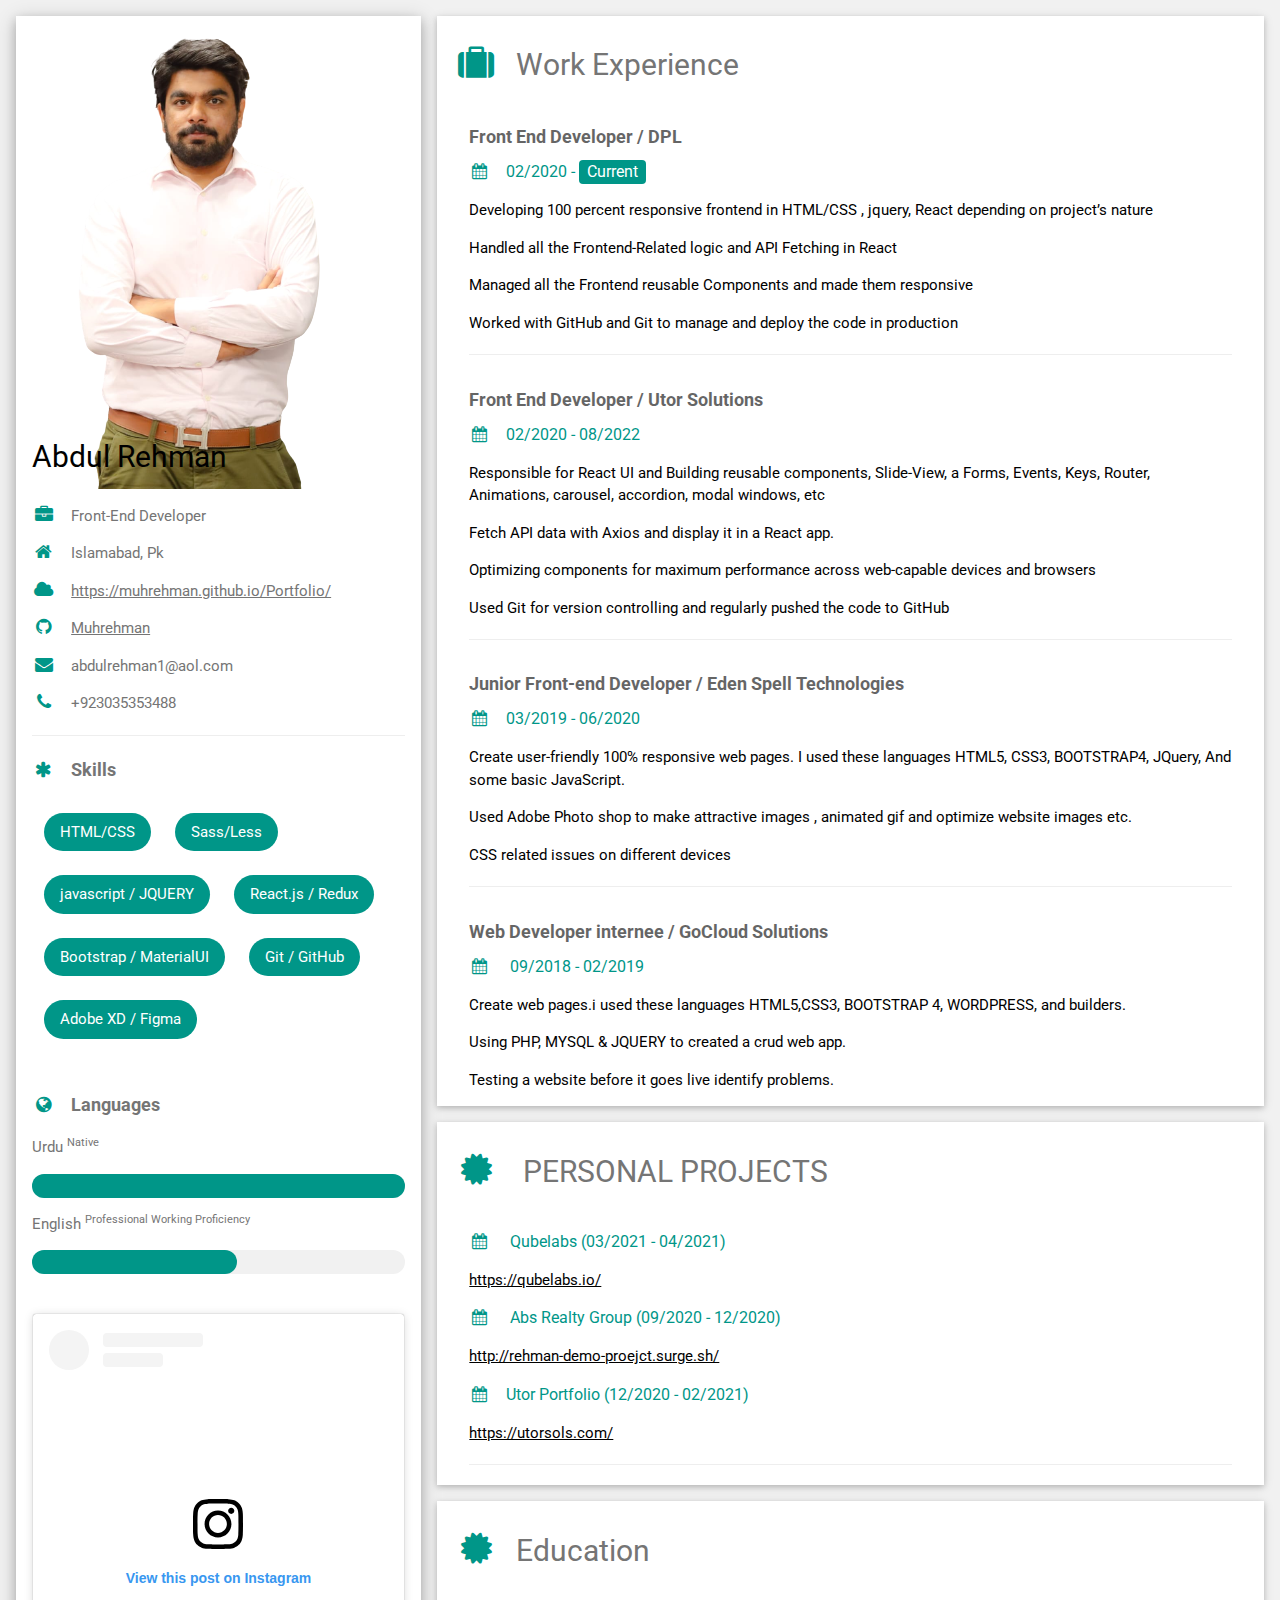
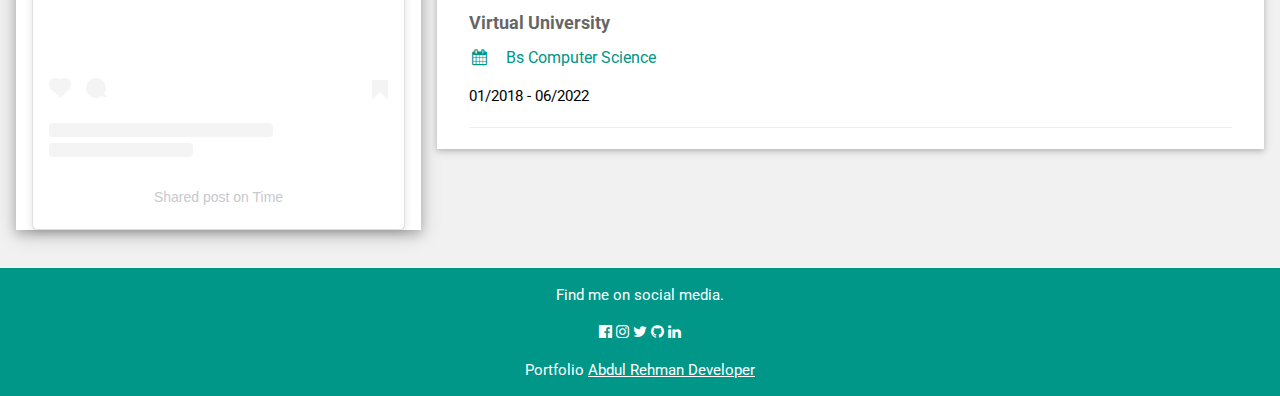
<file: resume.html>
<!DOCTYPE html>
<html>
<head>
<title>Abdul Rehman || Front-End Developer || Resume</title>
<meta charset="UTF-8">
<meta name="viewport" content="width=device-width, initial-scale=1">
<link rel="stylesheet" href="https://www.w3schools.com/w3css/4/w3.css">
<link rel='stylesheet' href='https://fonts.googleapis.com/css?family=Roboto'>
<link rel="stylesheet" href="https://cdnjs.cloudflare.com/ajax/libs/font-awesome/4.7.0/css/font-awesome.min.css">




<!-- MS, fb & Whatsapp -->

<!-- MS Tile - for Microsoft apps-->
<meta name="msapplication-TileImage" content="https://muhrehman.github.io/Portfolio/img/rehman4.png">    

<!-- fb & Whatsapp -->

<!-- Site Name, Title, and Description to be displayed -->
<meta property="og:site_name" content="Front-End Developer">
<meta property="og:title" content=" Rehman || Front-End Developer || Resume ">
<meta property="og:description" content=" More than 4 year's of Professional Working Experiences.">

<!-- Image to display -->
<!-- Replace   «example.com/image01.jpg» with your own -->
<meta property="og:image" content="img/CV.jpg">

<!-- No need to change anything here -->
<meta property="og:type" content="website" />
<meta property="og:image:type" content="image/jpeg">

<!-- Size of image. Any size up to 300. Anything above 300px will not work in WhatsApp -->
<meta property="og:image:width" content="300">
<meta property="og:image:height" content="300">

<!-- Website to visit when clicked in fb or WhatsApp-->
<meta property="og:url" content="https://muhrehman.github.io/Portfolio/">

<style>
html,body,h1,h2,h3,h4,h5,h6 {font-family: "Roboto", sans-serif}
.skill-box {
  background-color: #009688;
    width: auto;
    height: fit-content;
    padding: 8px 16px;
    border-radius: 20px;
    margin: 12px;
    color: white;
}
.skill-box-wrapper {
  display: flex;
    flex-wrap: wrap;
}
</style>
</head>
<body class="w3-light-grey">

<!-- Page Container -->
<div class="w3-content w3-margin-top" style="max-width:1400px;">

  <!-- The Grid -->
  <div class="w3-row-padding">
  
    <!-- Left Column -->
    <div class="w3-third">
    
      <div class="w3-white w3-text-grey w3-card-4">
        <div class="w3-display-container">
          <img src="https://muhrehman.github.io/Portfolio/img/rehman4.png" style="width:100%" alt="Avatar">
          <div class="w3-display-bottomleft w3-container w3-text-black">
            <h2>Abdul Rehman</h2>
            
          </div>
        </div>
        <div class="w3-container w3-margin-bottom">
          <p><i class="fa fa-briefcase fa-fw w3-margin-right w3-large w3-text-teal"></i>Front-End Developer</p>
          <p><i class="fa fa-home fa-fw w3-margin-right w3-large w3-text-teal"></i>Islamabad, Pk</p>
          <p><i class="fa fa-cloud fa-fw w3-margin-right w3-large w3-text-teal"></i><a href="/">https://muhrehman.github.io/Portfolio/</a></p>
          <p><i class="fa fa-github fa-fw w3-margin-right w3-large w3-text-teal"></i><a href="https://github.com/muhrehman">Muhrehman</a></p>
          <p><i class="fa fa-envelope fa-fw w3-margin-right w3-large w3-text-teal"></i>abdulrehman1@aol.com</p>
          <p><i class="fa fa-phone fa-fw w3-margin-right w3-large w3-text-teal"></i>+923035353488</p>
          <hr>

          <p class="w3-large"><b><i class="fa fa-asterisk fa-fw w3-margin-right w3-text-teal"></i>Skills</b></p>
          
           <div class="skill-box-wrapper">
           <div class="skill-box" >
            HTML/CSS
           </div>
           <div class="skill-box" >
            Sass/Less
           </div>
           <div class="skill-box">
             javascript / JQUERY
           </div>
           <div class="skill-box">
            React.js / Redux
           </div>
           <div class="skill-box">
            Bootstrap / MaterialUI
           </div>
           <div class="skill-box">
            Git / GitHub
           </div>
           <div class="skill-box">
            Adobe XD / Figma
           </div>
           </div>
          <!-- <p>Ui/UX Development</p>
          <div class="w3-light-grey w3-round-xlarge w3-small">
            <div class="w3-container w3-center w3-round-xlarge w3-teal" style="width:90%">90%</div>
          </div>
            
          <p>HTML/CSS</p>
          <div class="w3-light-grey w3-round-xlarge w3-small">
            <div class="w3-container w3-center w3-round-xlarge w3-teal" style="width:80%">
              <div class="w3-center w3-text-white">80%</div>
            </div>
          </div>
          <p>JavaScript</p>
          <div class="w3-light-grey w3-round-xlarge w3-small">
            <div class="w3-container w3-center w3-round-xlarge w3-teal" style="width:75%">75%</div>
          </div>
          <p>React.js</p>
          <div class="w3-light-grey w3-round-xlarge w3-small">
            <div class="w3-container w3-center w3-round-xlarge w3-teal" style="width:50%">60%</div>
          </div> -->
          <br>

          <p class="w3-large w3-text-theme"><b><i class="fa fa-globe fa-fw w3-margin-right w3-text-teal"></i>Languages</b></p>
          <p> Urdu <sup>Native</sup></p>
          <div class="w3-light-grey w3-round-xlarge">
            <div class="w3-round-xlarge w3-teal" style="height:24px;width:100%"></div>
          </div>
          <p>English <sup> Professional Working Proficiency</sup></p>
          <div class="w3-light-grey w3-round-xlarge">
            <div class="w3-round-xlarge w3-teal" style="height:24px;width:55%"></div>
          </div>
       
          <br>
        </div>
        <div class="w3-container" >

            <!-- ----------------------Insta------------ -->
            <div>
              <blockquote class="instagram-media" data-instgrm-permalink="https://www.instagram.com/rehman_coding/"
               data-instgrm-version="12"
                style=" background:#FFF; border:0; border-radius:3px; box-shadow:0 0 1px 0 rgba(0,0,0,0.5),0 1px 10px 0 rgba(0,0,0,0.15); margin: 1px; max-width:540px; min-width:326px; padding:0; width:99.375%; width:undefinedpx;height:undefinedpx;max-height:100%; width:undefinedpx;">
                <div style="padding:16px;">
                   <a id="main_link" href="rehman_coding"
                    style=" background:#FFFFFF; line-height:0; padding:0 0; text-align:center; text-decoration:none; width:100%;"
                     target="_blank"> <div style=" display: flex; flex-direction: row; align-items: center;">
                       <div style="background-color: #F4F4F4; border-radius: 50%; flex-grow: 0; height: 40px; margin-right: 14px; width: 40px;"></div> <div style="display: flex; flex-direction: column; flex-grow: 1; justify-content: center;"> <div style=" background-color: #F4F4F4; border-radius: 4px; flex-grow: 0; height: 14px; margin-bottom: 6px; width: 100px;"></div> <div style=" background-color: #F4F4F4; border-radius: 4px; flex-grow: 0; height: 14px; width: 60px;"></div></div></div><div style="padding: 19% 0;"></div> <div style="display:block; height:50px; margin:0 auto 12px; width:50px;"><svg width="50px" height="50px" viewBox="0 0 60 60" version="1.1" xmlns="https://www.w3.org/2000/svg" xmlns:xlink="https://www.w3.org/1999/xlink">
                        <g stroke="none" stroke-width="1" fill="none" fill-rule="evenodd">
                          <g transform="translate(-511.000000, -20.000000)" fill="#000000">
                            <g><path d="M556.869,30.41 C554.814,30.41 553.148,32.076 553.148,34.131 C553.148,36.186 554.814,37.852 556.869,37.852 C558.924,37.852 560.59,36.186 560.59,34.131 C560.59,32.076 558.924,30.41 556.869,30.41 M541,60.657 C535.114,60.657 530.342,55.887 530.342,50 C530.342,44.114 535.114,39.342 541,39.342 C546.887,39.342 551.658,44.114 551.658,50 C551.658,55.887 546.887,60.657 541,60.657 M541,33.886 C532.1,33.886 524.886,41.1 524.886,50 C524.886,58.899 532.1,66.113 541,66.113 C549.9,66.113 557.115,58.899 557.115,50 C557.115,41.1 549.9,33.886 541,33.886 M565.378,62.101 C565.244,65.022 564.756,66.606 564.346,67.663 C563.803,69.06 563.154,70.057 562.106,71.106 C561.058,72.155 560.06,72.803 558.662,73.347 C557.607,73.757 556.021,74.244 553.102,74.378 C549.944,74.521 548.997,74.552 541,74.552 C533.003,74.552 532.056,74.521 528.898,74.378 C525.979,74.244 524.393,73.757 523.338,73.347 C521.94,72.803 520.942,72.155 519.894,71.106 C518.846,70.057 518.197,69.06 517.654,67.663 C517.244,66.606 516.755,65.022 516.623,62.101 C516.479,58.943 516.448,57.996 516.448,50 C516.448,42.003 516.479,41.056 516.623,37.899 C516.755,34.978 517.244,33.391 517.654,32.338 C518.197,30.938 518.846,29.942 519.894,28.894 C520.942,27.846 521.94,27.196 523.338,26.654 C524.393,26.244 525.979,25.756 528.898,25.623 C532.057,25.479 533.004,25.448 541,25.448 C548.997,25.448 549.943,25.479 553.102,25.623 C556.021,25.756 557.607,26.244 558.662,26.654 C560.06,27.196 561.058,27.846 562.106,28.894 C563.154,29.942 563.803,30.938 564.346,32.338 C564.756,33.391 565.244,34.978 565.378,37.899 C565.522,41.056 565.552,42.003 565.552,50 C565.552,57.996 565.522,58.943 565.378,62.101 M570.82,37.631 C570.674,34.438 570.167,32.258 569.425,30.349 C568.659,28.377 567.633,26.702 565.965,25.035 C564.297,23.368 562.623,22.342 560.652,21.575 C558.743,20.834 556.562,20.326 553.369,20.18 C550.169,20.033 549.148,20 541,20 C532.853,20 531.831,20.033 528.631,20.18 C525.438,20.326 523.257,20.834 521.349,21.575 C519.376,22.342 517.703,23.368 516.035,25.035 C514.368,26.702 513.342,28.377 512.574,30.349 C511.834,32.258 511.326,34.438 511.181,37.631 C511.035,40.831 511,41.851 511,50 C511,58.147 511.035,59.17 511.181,62.369 C511.326,65.562 511.834,67.743 512.574,69.651 C513.342,71.625 514.368,73.296 516.035,74.965 C517.703,76.634 519.376,77.658 521.349,78.425 C523.257,79.167 525.438,79.673 528.631,79.82 C531.831,79.965 532.853,80.001 541,80.001 C549.148,80.001 550.169,79.965 553.369,79.82 C556.562,79.673 558.743,79.167 560.652,78.425 C562.623,77.658 564.297,76.634 565.965,74.965 C567.633,73.296 568.659,71.625 569.425,69.651 C570.167,67.743 570.674,65.562 570.82,62.369 C570.966,59.17 571,58.147 571,50 C571,41.851 570.966,40.831 570.82,37.631"></path></g></g></g></svg></div><div style="padding-top: 8px;"> <div style=" color:#3897f0; font-family:Arial,sans-serif; font-size:14px; font-style:normal; font-weight:550; line-height:18px;"> View this post on Instagram</div></div><div style="padding: 12.5% 0;"></div> <div style="display: flex; flex-direction: row; margin-bottom: 14px; align-items: center;"><div> <div style="background-color: #F4F4F4; border-radius: 50%; height: 12.5px; width: 12.5px; transform: translateX(0px) translateY(7px);"></div> <div style="background-color: #F4F4F4; height: 12.5px; transform: rotate(-45deg) translateX(3px) translateY(1px); width: 12.5px; flex-grow: 0; margin-right: 14px; margin-left: 2px;"></div>
                             <div style="background-color: #F4F4F4; border-radius: 50%; height: 12.5px; width: 12.5px; transform: translateX(9px) translateY(-18px);"></div></div><div style="margin-left: 8px;"> <div style=" background-color: #F4F4F4; border-radius: 50%; flex-grow: 0; height: 20px; width: 20px;"></div> <div style=" width: 0; height: 0; border-top: 2px solid transparent; border-left: 6px solid #f4f4f4; border-bottom: 2px solid transparent; transform: translateX(16px) translateY(-4px) rotate(30deg)"></div></div><div style="margin-left: auto;"> <div style=" width: 0px; border-top: 8px solid #F4F4F4; border-right: 8px solid transparent; transform: translateY(16px);"></div> <div style=" background-color: #F4F4F4; flex-grow: 0; height: 12px; width: 16px; transform: translateY(-4px);"></div> <div style=" width: 0; height: 0; border-top: 8px solid #F4F4F4; border-left: 8px solid transparent; transform: translateY(-4px) translateX(8px);"></div></div></div>
                              <div style="display: flex; flex-direction: column; flex-grow: 1; justify-content: center; margin-bottom: 24px;"> <div style=" background-color: #F4F4F4; border-radius: 4px; flex-grow: 0; height: 14px; margin-bottom: 6px; width: 224px;"></div> <div style=" background-color: #F4F4F4; border-radius: 4px; flex-grow: 0; height: 14px; width: 144px;"></div></div></a><p style=" color:#c9c8cd; font-family:Arial,sans-serif; font-size:14px; line-height:17px; margin-bottom:0; margin-top:8px; overflow:hidden; padding:8px 0 7px; text-align:center; text-overflow:ellipsis; white-space:nowrap;"><a href="rehman_coding" style=" color:#c9c8cd; font-family:Arial,sans-serif; font-size:14px; font-style:normal; font-weight:normal; line-height:17px; text-decoration:none;" target="_blank">Shared post</a> on <time style=" font-family:Arial,sans-serif; font-size:14px; line-height:17px;">Time</time></p>
                            </div>
                          </blockquote>
                            <script src="https://www.instagram.com/embed.js">
      
                            </script>
                            <script type="text/javascript" src="https://www.embedista.com/j/instagramfeed.js"></script>
                            <div style="overflow: auto; position: absolute; height: 0pt; width: 0pt;">
                              <a href="https://www.embedista.com/instagramfeed">Embed Instagram Post</a> Code Generator</div>
                           
                              <style>
                              .boxes3{height:175px;width:153px;} 
                              #n img{max-height:none!important;max-width:none!important;background:none!important}
                               #inst i{max-height:none!important;max-width:none!important;background:none!important}
                               </style>
                            </div>
            <!-- ----------------------Insta------------ -->

        </div>
      </div><br>

    <!-- End Left Column -->
    </div>

    <!-- Right Column -->
    <div class="w3-twothird">
         <div class="w3-container w3-card w3-white w3-margin-bottom">
        <h2 class="w3-text-grey w3-padding-16"><i class="fa fa-suitcase fa-fw w3-margin-right w3-xxlarge w3-text-teal"></i>Work Experience</h2>
        
        <div class="w3-container">
          <h5 class="w3-opacity"><b>Front End Developer / DPL         </b></h5>
          <h6 class="w3-text-teal"><i class="fa fa-calendar fa-fw w3-margin-right">

          </i>02/2020 - <span class="w3-tag w3-teal w3-round">Current</span></h6>
          <p>Developing 100 percent responsive frontend in HTML/CSS , jquery, React
            depending on project’s nature</p>
          <p>Handled all the Frontend-Related logic and API Fetching in React          </p>
          <p>Managed all the Frontend reusable Components and made them
            responsive</p>
          <p>Worked with GitHub and Git to manage and deploy the code in production</p>
          <hr>
        </div>

        <div class="w3-container">
          <h5 class="w3-opacity"><b>Front End Developer / Utor Solutions          </b></h5>
          <h6 class="w3-text-teal"><i class="fa fa-calendar fa-fw w3-margin-right"></i>02/2020 - 08/2022 </h6>
          <p>Responsible for React UI and Building reusable components, Slide-View, a
            Forms, Events, Keys, Router, Animations, carousel, accordion, modal
            windows, etc</p>
          <p>Fetch API data with Axios and display it in a React app.</p>
          <p>Optimizing components for maximum performance across web-capable
            devices and browsers</p>
          <p>Used Git for version controlling and regularly pushed the code to GitHub</p>
          <hr>
        </div>

        <div class="w3-container">
          <h5 class="w3-opacity"><b>Junior Front-end Developer / Eden Spell Technologies   </b></h5>
          <h6 class="w3-text-teal"><i class="fa fa-calendar fa-fw w3-margin-right"></i>03/2019 - 06/2020 </h6>
          <p>Create user-friendly 100% responsive web pages. I used these languages
            HTML5, CSS3, BOOTSTRAP4, JQuery, And some basic JavaScript.</p>
          <p>Used Adobe Photo shop to make attractive images , animated gif and
            optimize website images etc. </p>
          <p>CSS related issues on different devices</p>
          <hr>
        </div>
        <div class="w3-container">
          <h5 class="w3-opacity"><b>Web Developer internee / GoCloud Solutions          </b></h5>
          <h6 class="w3-text-teal"><i class="fa fa-calendar fa-fw w3-margin-right"></i> 09/2018 - 02/2019</h6>
          <p>Create web pages.i used these languages HTML5,CSS3, BOOTSTRAP 4, WORDPRESS, and builders.
          </p>
          <p>Using PHP, MYSQL & JQUERY to created a crud web app.
          </p>
          <p> Testing a website before it goes live identify problems.

          </p>
        </div>
      </div>
   

      <div class="w3-container w3-card w3-white w3-margin-bottom ">
        <h2 class="w3-text-grey w3-padding-16"><i class="fa fa-certificate fa-fw w3-margin-right w3-xxlarge w3-text-teal"></i>
          PERSONAL PROJECTS</h2>
        <div class="w3-container">
          <h5 class="w3-opacity"><b> </b></h5>
          <h6 class="w3-text-teal">
            <i class="fa fa-calendar fa-fw w3-margin-right"></i>
            Qubelabs (03/2021 - 04/2021)
          </h6>
          <p><a href="https://qubelabs.io/">https://qubelabs.io/</a></p>
          <h6 class="w3-text-teal">
            <i class="fa fa-calendar fa-fw w3-margin-right"></i>
            Abs Realty Group (09/2020 - 12/2020)
          </h6>
          <p><a href="http://rehman-demo-proejct.surge.sh/#/looking">http://rehman-demo-proejct.surge.sh/</a></p>
          <h6 class="w3-text-teal">
            <i class="fa fa-calendar fa-fw w3-margin-right"></i>Utor Portfolio (12/2020 - 02/2021)
     
          </h6>
          <p><a href="https://utorsols.com/">https://utorsols.com/</a></p>
          
          <hr>
        </div>
       
      </div>
      <div class="w3-container w3-card w3-white">
        <h2 class="w3-text-grey w3-padding-16"><i class="fa fa-certificate fa-fw w3-margin-right w3-xxlarge w3-text-teal"></i>Education</h2>
        <div class="w3-container">
          <h5 class="w3-opacity"><b>Virtual University </b></h5>
          <h6 class="w3-text-teal"><i class="fa fa-calendar fa-fw w3-margin-right"></i>Bs Computer Science</h6>
          <p>01/2018 - 06/2022</p>
          
          <hr>
        </div>
       
      </div>

    <!-- End Right Column -->
    </div>
    
  <!-- End Grid -->
  </div>
  
  <!-- End Page Container -->
</div>

<footer class="w3-container w3-teal w3-center w3-margin-top">
  <p>Find me on social media.</p>
  <a href="https://www.facebook.com/RehmanProgrammer/" target="_blank"> <i class="fa fa-facebook-official w3-hover-opacity"></i></a>
  <a href="https://www.instagram.com/rehman_coding/?hl=en" target="_blank"> <i class="fa fa-instagram w3-hover-opacity"></i></a>
    <!-- <a href="www-a-rehman.com" target="_blank"> <i class="fa fa-snapchat w3-hover-opacity"></i></a> -->
      <!-- <a href="www-a-rehman.com" target="_blank"> <i class="fa fa-pinterest-p w3-hover-opacity"></i></a> -->
        <a href="https://twitter.com/i/flow/login?redirect_after_login=%2Frehman_coding" target="_blank">  <i class="fa fa-twitter w3-hover-opacity"></i></a>
        <a href="https://github.com/Rehman5353" target="_blank">  <i class="fa fa-github w3-hover-opacity"></i></a>
        <a href="https://www.linkedin.com/in/abdul-rehman-%E2%9C%94-8611505b/" target="_blank">  <i class="fa fa-linkedin w3-hover-opacity"></i></a>
  <p> Portfolio <a href="/" target="_blank">Abdul Rehman Developer</a></p>
</footer>

</body>

</html>
</file>
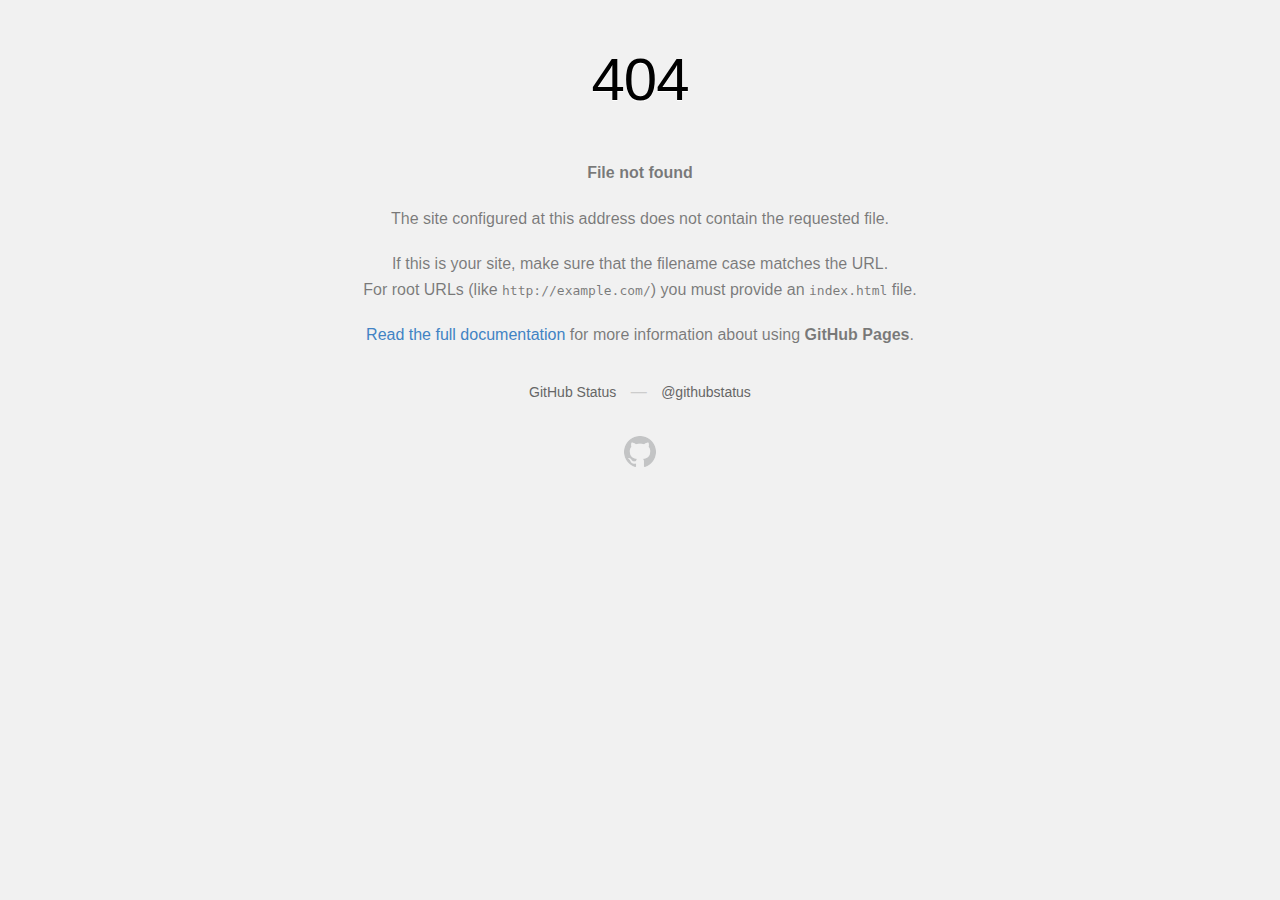
<file: img/filler.html>
<!DOCTYPE html>
<html>
  <head>
    <meta http-equiv="Content-type" content="text/html; charset=utf-8">
    <meta http-equiv="Content-Security-Policy" content="default-src 'none'; style-src 'unsafe-inline'; img-src data:; connect-src 'self'">
    <title>Page not found &middot; GitHub Pages</title>
    <style type="text/css" media="screen">
      body {
        background-color: #f1f1f1;
        margin: 0;
        font-family: "Helvetica Neue", Helvetica, Arial, sans-serif;
      }

      .container { margin: 50px auto 40px auto; width: 600px; text-align: center; }

      a { color: #4183c4; text-decoration: none; }
      a:hover { text-decoration: underline; }

      h1 { width: 800px; position:relative; left: -100px; letter-spacing: -1px; line-height: 60px; font-size: 60px; font-weight: 100; margin: 0px 0 50px 0; text-shadow: 0 1px 0 #fff; }
      p { color: rgba(0, 0, 0, 0.5); margin: 20px 0; line-height: 1.6; }

      ul { list-style: none; margin: 25px 0; padding: 0; }
      li { display: table-cell; font-weight: bold; width: 1%; }

      .logo { display: inline-block; margin-top: 35px; }
      .logo-img-2x { display: none; }
      @media
      only screen and (-webkit-min-device-pixel-ratio: 2),
      only screen and (   min--moz-device-pixel-ratio: 2),
      only screen and (     -o-min-device-pixel-ratio: 2/1),
      only screen and (        min-device-pixel-ratio: 2),
      only screen and (                min-resolution: 192dpi),
      only screen and (                min-resolution: 2dppx) {
        .logo-img-1x { display: none; }
        .logo-img-2x { display: inline-block; }
      }

      #suggestions {
        margin-top: 35px;
        color: #ccc;
      }
      #suggestions a {
        color: #666666;
        font-weight: 200;
        font-size: 14px;
        margin: 0 10px;
      }

    </style>
  </head>
  <body>

    <div class="container">

      <h1>404</h1>
      <p><strong>File not found</strong></p>

      <p>
        The site configured at this address does not
        contain the requested file.
      </p>

      <p>
        If this is your site, make sure that the filename case matches the URL.<br>
        For root URLs (like <code>http://example.com/</code>) you must provide an
        <code>index.html</code> file.
      </p>

      <p>
        <a href="https://help.github.com/pages/">Read the full documentation</a>
        for more information about using <strong>GitHub Pages</strong>.
      </p>

      <div id="suggestions">
        <a href="https://githubstatus.com">GitHub Status</a> &mdash;
        <a href="https://twitter.com/githubstatus">@githubstatus</a>
      </div>

      <a href="/" class="logo logo-img-1x">
        <img width="32" height="32" title="" alt="" src="[data-uri]">
      </a>

      <a href="/" class="logo logo-img-2x">
        <img width="32" height="32" title="" alt="" src="[data-uri]">
      </a>
    </div>
  </body>
</html>
</file>
